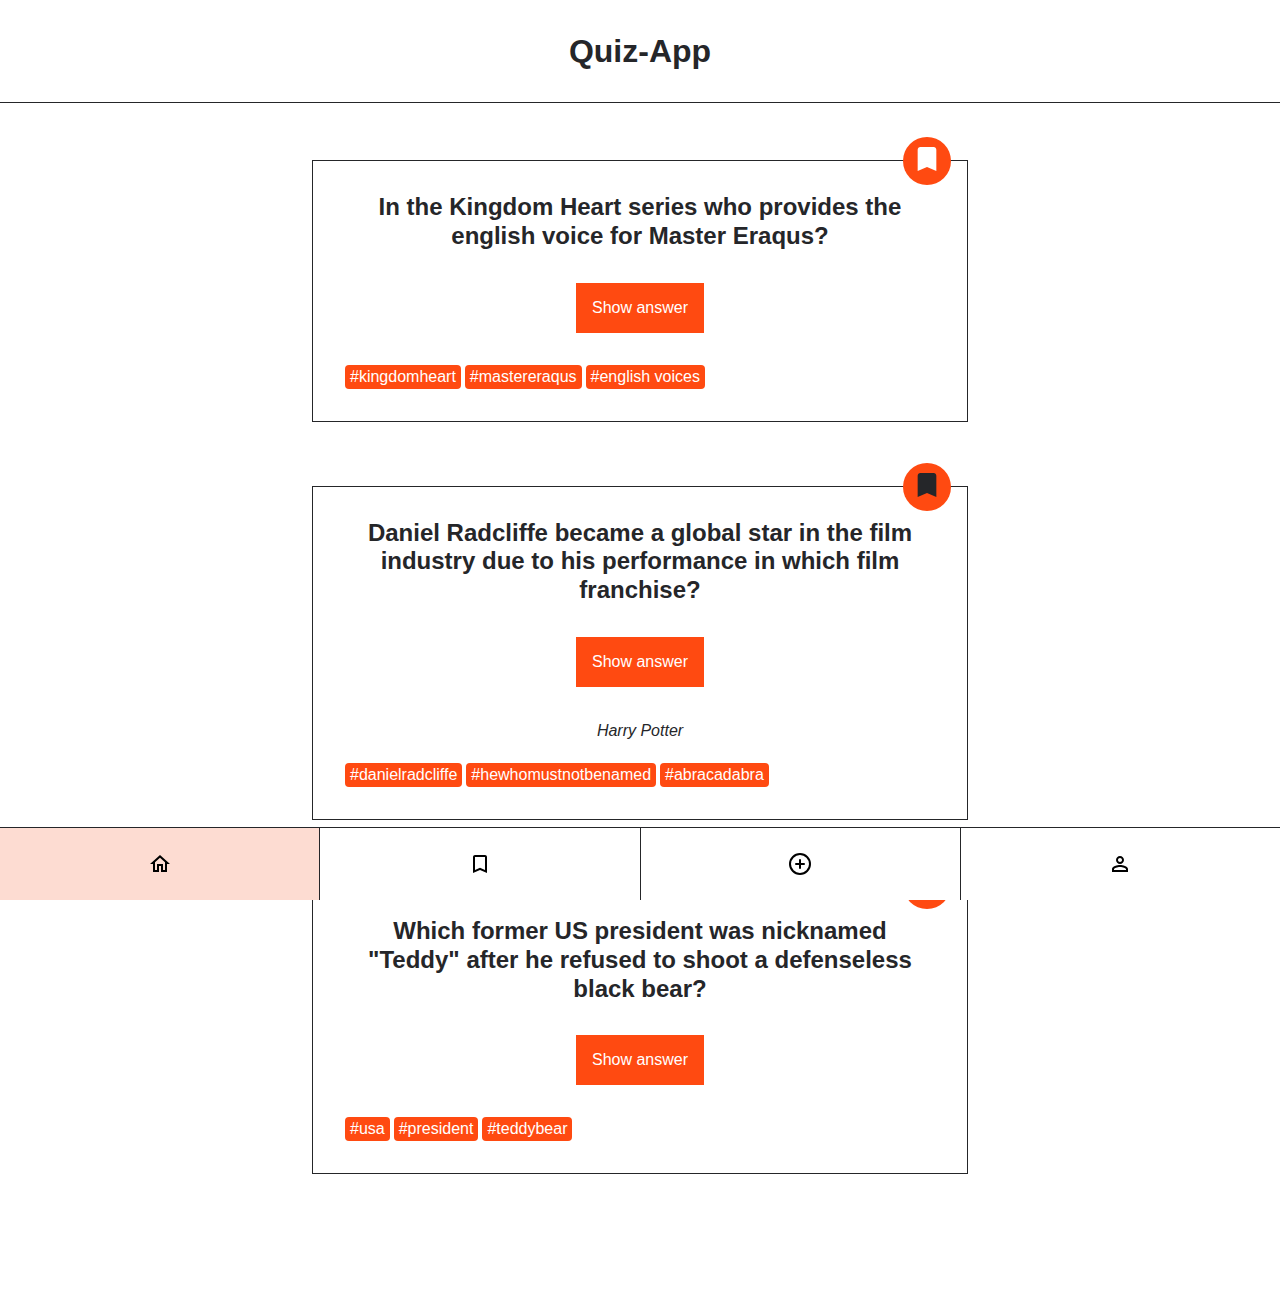
<file: index.html>
<!DOCTYPE html>
<html lang="en">
  <head>
    <meta charset="UTF-8" />
    <meta http-equiv="X-UA-Compatible" content="IE=edge" />
    <meta name="viewport" content="width=device-width, initial-scale=1.0" />
    <title>Quiz-App</title>
    <link rel="stylesheet" href="./styles.css" />
    <script src="./index.js" defer></script>
  </head>
  <body>
    <header class="header">
      <h1 class="header__title">Quiz-App</h1>
    </header>
    <main>
      <ul class="card-list">
        <!--
                FIRST CARD
              -->
        <li class="card-list__item">
          <article class="card">
            <h2 class="card__question">
              In the Kingdom Heart series who provides the english voice for
              Master Eraqus?
            </h2>
            <button
              class="card__button-answer"
              type="button"
              data-js="button-answer"
            >
              Show answer
            </button>
            <p class="card__answer" data-js="card-answer">Mark Hamill</p>
            <ul class="card__tag-list">
              <li class="card__tag-list-item">#kingdomheart</li>
              <li class="card__tag-list-item">#mastereraqus</li>
              <li class="card__tag-list-item">#english voices</li>
            </ul>
            <div class="card__button-bookmark">
              <button
                class="bookmark"
                aria-label="bookmark"
                type="button"
                data-js="button-bookmark"
              >
                <svg
                  class="bookmark__icon"
                  xmlns="http://www.w3.org/2000/svg"
                  viewbox="0 0 24 24"
                >
                  <path
                    d="M17 3H7c-1.1 0-2 .9-2 2v16l7-3 7 3V5c0-1.1-.9-2-2-2z"
                  />
                </svg>
              </button>
            </div>
          </article>
        </li>
        <!--
                SECOND CARD
              -->
        <li class="card-list__item">
          <article class="card">
            <h2 class="card__question">
              Daniel Radcliffe became a global star in the film industry due to
              his performance in which film franchise?
            </h2>
            <button
              class="card__button-answer"
              type="button"
              data-js="button-answer"
            >
              Show answer
            </button>
            <p class="card__answer card__answer--active" data-js="card-answer">
              Harry Potter
            </p>
            <ul class="card__tag-list">
              <li class="card__tag-list-item">#danielradcliffe</li>
              <li class="card__tag-list-item">#hewhomustnotbenamed</li>
              <li class="card__tag-list-item">#abracadabra</li>
            </ul>
            <div class="card__button-bookmark">
              <button
                class="bookmark bookmark--active"
                aria-label="bookmark"
                type="button"
                data-js="button-bookmark"
              >
                <svg
                  class="bookmark__icon"
                  xmlns="http://www.w3.org/2000/svg"
                  viewbox="0 0 24 24"
                >
                  <path
                    d="M17 3H7c-1.1 0-2 .9-2 2v16l7-3 7 3V5c0-1.1-.9-2-2-2z"
                  />
                </svg>
              </button>
            </div>
          </article>
        </li>
        <!--
                THIRD CARD
              -->
        <li class="card-list__item">
          <article class="card">
            <h2 class="card__question">
              Which former US president was nicknamed &quot;Teddy&quot; after he
              refused to shoot a defenseless black bear?
            </h2>
            <button
              class="card__button-answer"
              type="button"
              data-js="button-answer"
            >
              Show answer
            </button>
            <p class="card__answer">Theodore Roosevelt</p>
            <ul class="card__tag-list">
              <li class="card__tag-list-item">#usa</li>
              <li class="card__tag-list-item">#president</li>
              <li class="card__tag-list-item">#teddybear</li>
            </ul>
            <div class="card__button-bookmark">
              <button
                class="bookmark"
                aria-label="bookmark"
                type="button"
                data-js="button-bookmark"
              >
                <svg
                  class="bookmark__icon"
                  xmlns="http://www.w3.org/2000/svg"
                  viewbox="0 0 24 24"
                >
                  <path
                    d="M17 3H7c-1.1 0-2 .9-2 2v16l7-3 7 3V5c0-1.1-.9-2-2-2z"
                  />
                </svg>
              </button>
            </div>
          </article>
        </li>
      </ul>
    </main>
    <footer>
      <nav class="navigation">
        <ul class="navigation__list" data-js="navigation-list">
          <li class="navigation__list-item navigation__list-item--active">
            <a
              class="navigation__link"
              href="index.html"
              aria-label="go to home page"
            >
              <svg
                xmlns="http://www.w3.org/2000/svg"
                height="24px"
                viewbox="0 0 24 24"
                width="24px"
              >
                <path
                  d="M12 5.69l5 4.5V18h-2v-6H9v6H7v-7.81l5-4.5M12 3L2 12h3v8h6v-6h2v6h6v-8h3L12 3z"
                />
              </svg>
            </a>
          </li>
          <li class="navigation__list-item">
            <a
              class="navigation__link"
              href="bookmarks.html"
              aria-label="go to bookmarks page"
            >
              <svg
                xmlns="http://www.w3.org/2000/svg"
                height="24px"
                viewbox="0 0 24 24"
                width="24px"
              >
                <path
                  d="M17 3H7c-1.1 0-2 .9-2 2v16l7-3 7 3V5c0-1.1-.9-2-2-2zm0 15l-5-2.18L7 18V5h10v13z"
                />
              </svg>
            </a>
          </li>
          <li class="navigation__list-item">
            <a
              class="navigation__link"
              href="form.html"
              aria-label="go to form page"
            >
              <svg
                xmlns="http://www.w3.org/2000/svg"
                width="24"
                height="24"
                viewBox="0 0 24 24"
                fill="none"
                stroke="black"
                stroke-width="2"
                stroke-linecap="round"
                stroke-linejoin="round"
                class="lucide lucide-circle-plus"
              >
                <circle cx="12" cy="12" r="10" />
                <path d="M8 12h8" />
                <path d="M12 8v8" />
              </svg>
            </a>
          </li>
          <li class="navigation__list-item">
            <a
              class="navigation__link"
              href="profile.html"
              aria-label="go to profile page"
            >
              <svg
                xmlns="http://www.w3.org/2000/svg"
                height="24px"
                viewbox="0 0 24 24"
                width="24px"
              >
                <path
                  d="M12 6c1.1 0 2 .9 2 2s-.9 2-2 2-2-.9-2-2 .9-2 2-2m0 9c2.7 0 5.8 1.29 6 2v1H6v-.99c.2-.72 3.3-2.01 6-2.01m0-11C9.79 4 8 5.79 8 8s1.79 4 4 4 4-1.79 4-4-1.79-4-4-4zm0 9c-2.67 0-8 1.34-8 4v3h16v-3c0-2.66-5.33-4-8-4z"
                />
              </svg>
            </a>
          </li>
        </ul>
      </nav>
    </footer>
  </body>
</html>
</file>
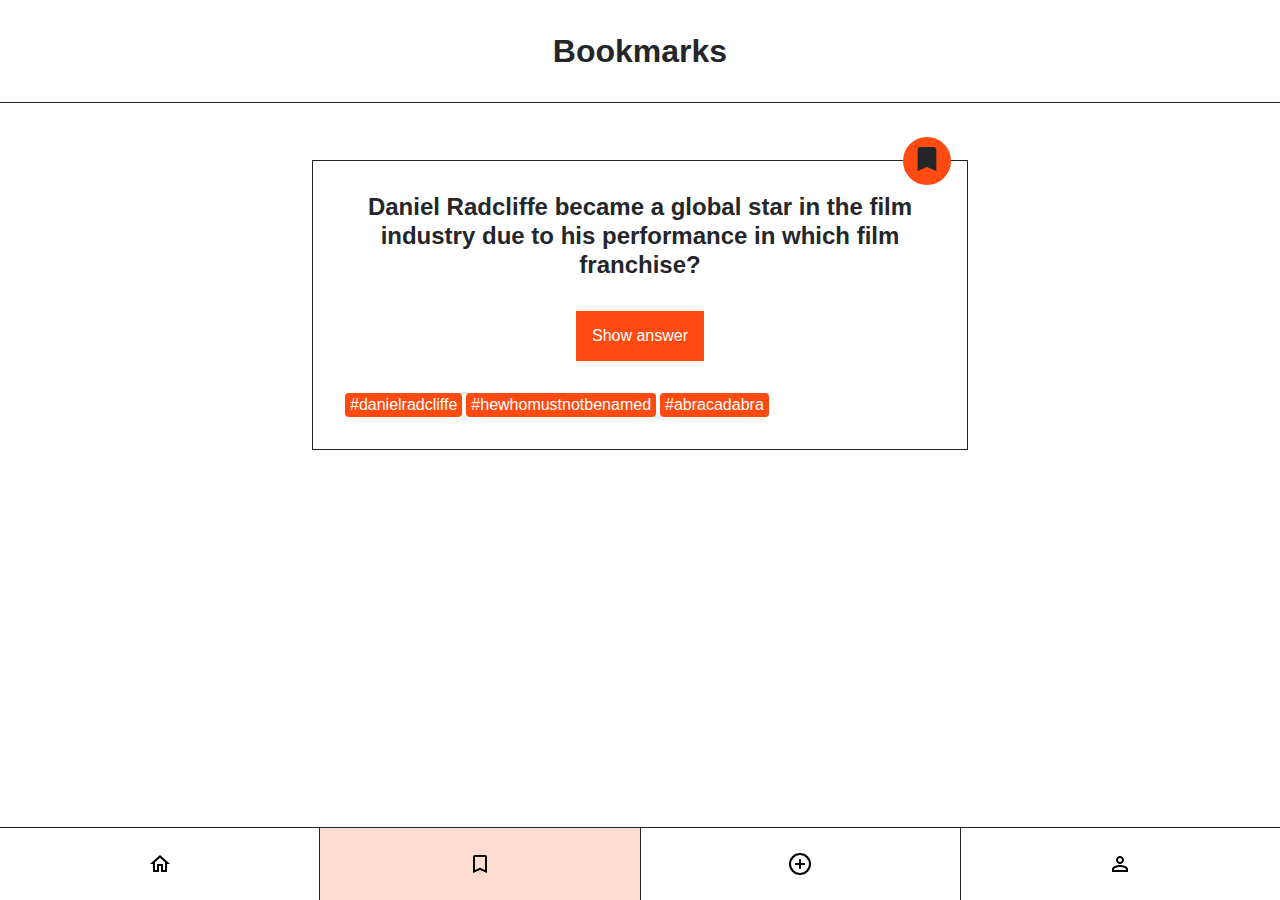
<file: bookmarks.html>
<!DOCTYPE html>
<html lang="en">
  <head>
    <meta charset="UTF-8" />
    <meta http-equiv="X-UA-Compatible" content="IE=edge" />
    <meta name="viewport" content="width=device-width, initial-scale=1.0" />
    <title>Quiz-App</title>
    <link rel="stylesheet" href="./styles.css" />
  </head>
  <body>
    <header class="header">
      <h1 class="header__title">Bookmarks</h1>
    </header>
    <main>
      <ul class="card-list">
        <li class="card-list__item">
          <article class="card">
            <h2 class="card__question">
              Daniel Radcliffe became a global star in the film industry due to
              his performance in which film franchise?
            </h2>
            <button class="card__button-answer" type="button">
              Show answer
            </button>
            <p class="card__answer">Harry Potter</p>
            <ul class="card__tag-list">
              <li class="card__tag-list-item">#danielradcliffe</li>
              <li class="card__tag-list-item">#hewhomustnotbenamed</li>
              <li class="card__tag-list-item">#abracadabra</li>
            </ul>
            <div class="card__button-bookmark">
              <button
                class="bookmark bookmark--active"
                aria-label="bookmark"
                type="button"
              >
                <svg
                  class="bookmark__icon"
                  xmlns="http://www.w3.org/2000/svg"
                  viewbox="0 0 24 24"
                >
                  <path
                    d="M17 3H7c-1.1 0-2 .9-2 2v16l7-3 7 3V5c0-1.1-.9-2-2-2z"
                  />
                </svg>
              </button>
            </div>
          </article>
        </li>
      </ul>
    </main>

    <nav class="navigation">
      <ul class="navigation__list" data-js="navigation-list">
        <li class="navigation__list-item">
          <a
            class="navigation__link"
            href="index.html"
            aria-label="go to home page"
          >
            <svg
              xmlns="http://www.w3.org/2000/svg"
              height="24px"
              viewbox="0 0 24 24"
              width="24px"
            >
              <path
                d="M12 5.69l5 4.5V18h-2v-6H9v6H7v-7.81l5-4.5M12 3L2 12h3v8h6v-6h2v6h6v-8h3L12 3z"
              />
            </svg>
          </a>
        </li>
        <li class="navigation__list-item navigation__list-item--active">
          <a
            class="navigation__link"
            href="bookmarks.html"
            aria-label="go to bookmarks page"
          >
            <svg
              xmlns="http://www.w3.org/2000/svg"
              height="24px"
              viewbox="0 0 24 24"
              width="24px"
            >
              <path
                d="M17 3H7c-1.1 0-2 .9-2 2v16l7-3 7 3V5c0-1.1-.9-2-2-2zm0 15l-5-2.18L7 18V5h10v13z"
              />
            </svg>
          </a>
        </li>
        <li class="navigation__list-item">
          <a
            class="navigation__link"
            href="form.html"
            aria-label="go to form page"
          >
            <svg
              xmlns="http://www.w3.org/2000/svg"
              width="24"
              height="24"
              viewBox="0 0 24 24"
              fill="none"
              stroke="black"
              stroke-width="2"
              stroke-linecap="round"
              stroke-linejoin="round"
              class="lucide lucide-circle-plus"
            >
              <circle cx="12" cy="12" r="10" />
              <path d="M8 12h8" />
              <path d="M12 8v8" />
            </svg>
          </a>
        </li>
        <li class="navigation__list-item">
          <a
            class="navigation__link"
            href="profile.html"
            aria-label="go to profile page"
          >
            <svg
              xmlns="http://www.w3.org/2000/svg"
              height="24px"
              viewbox="0 0 24 24"
              width="24px"
            >
              <path
                d="M12 6c1.1 0 2 .9 2 2s-.9 2-2 2-2-.9-2-2 .9-2 2-2m0 9c2.7 0 5.8 1.29 6 2v1H6v-.99c.2-.72 3.3-2.01 6-2.01m0-11C9.79 4 8 5.79 8 8s1.79 4 4 4 4-1.79 4-4-1.79-4-4-4zm0 9c-2.67 0-8 1.34-8 4v3h16v-3c0-2.66-5.33-4-8-4z"
              />
            </svg>
          </a>
        </li>
      </ul>
    </nav>
  </body>
</html>
</file>
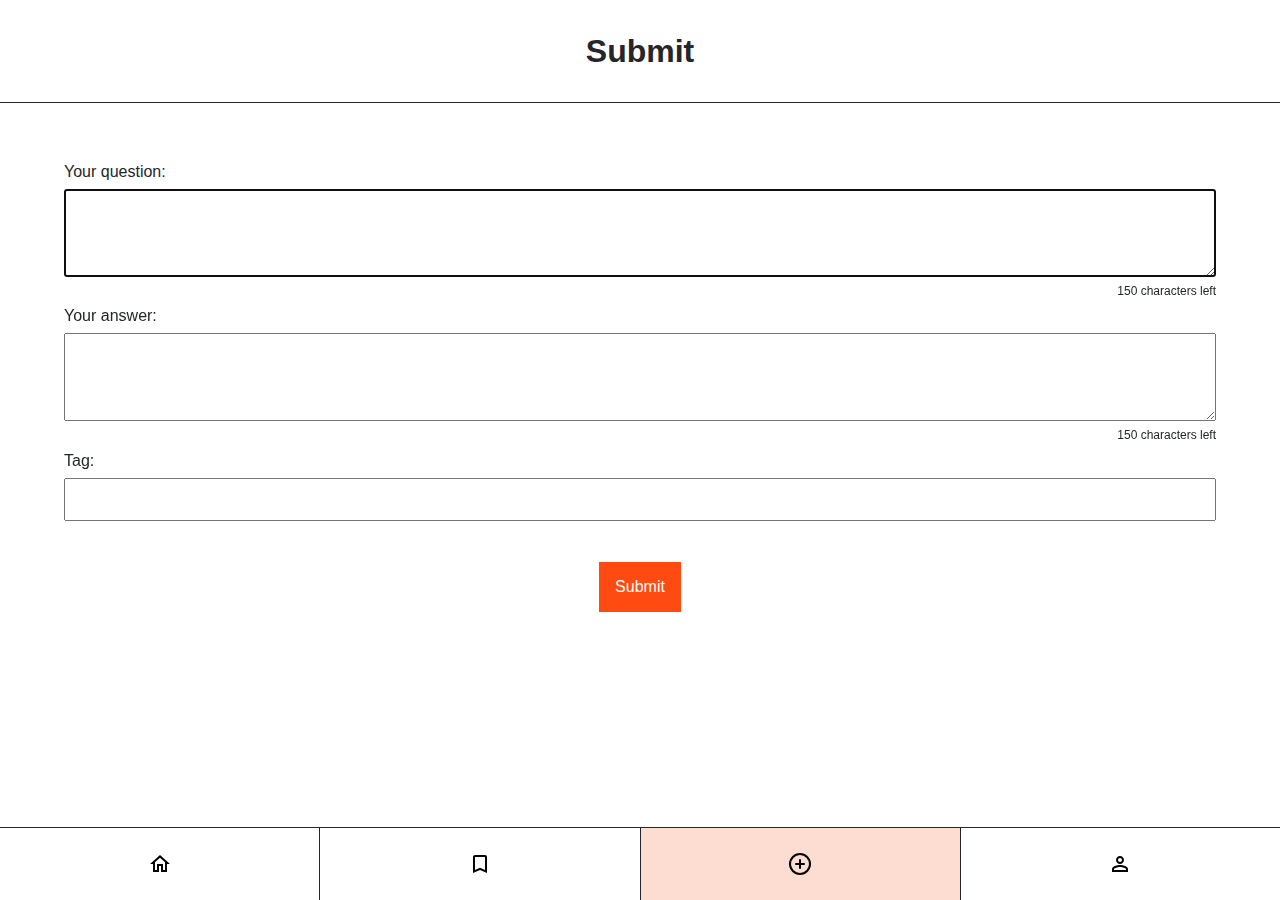
<file: form.html>
<!DOCTYPE html>
<html lang="en">
  <head>
    <meta charset="UTF-8" />
    <meta http-equiv="X-UA-Compatible" content="IE=edge" />
    <meta name="viewport" content="width=device-width, initial-scale=1.0" />
    <title>Quiz-App</title>
    <link rel="stylesheet" href="./styles.css" />
    <script src="./components/form/form.js" defer></script>
  </head>

  <body>
    <header class="header">
      <h1 class="header__title">Submit</h1>
    </header>

    <main>
      <form class="form" data-js="form">
        <label for="question">Your question:</label>
        <textarea
          name="question"
          id="question"
          data-js="question-area"
        ></textarea>

        <label for="answer">Your answer:</label>
        <textarea name="answer" id="answer" data-js="answer-area"></textarea>

        <label for="tag">Tag:</label>
        <input type="text" name="tag" id="tag" data-js="tag-input" />
        <br />

        <button type="submit" class="form__submit">Submit</button>
      </form>
    </main>

    <nav class="navigation">
      <ul class="navigation__list">
        <li class="navigation__list-item" data-js="nav-item">
          <a
            class="navigation__link"
            href="index.html"
            aria-label="go to home page"
          >
            <svg
              xmlns="http://www.w3.org/2000/svg"
              height="24px"
              viewbox="0 0 24 24"
              width="24px"
            >
              <path
                d="M12 5.69l5 4.5V18h-2v-6H9v6H7v-7.81l5-4.5M12 3L2 12h3v8h6v-6h2v6h6v-8h3L12 3z"
              />
            </svg>
          </a>
        </li>
        <li class="navigation__list-item" data-js="nav-item">
          <a
            class="navigation__link"
            href="bookmarks.html"
            aria-label="go to bookmarks page"
          >
            <svg
              xmlns="http://www.w3.org/2000/svg"
              height="24px"
              viewbox="0 0 24 24"
              width="24px"
            >
              <path
                d="M17 3H7c-1.1 0-2 .9-2 2v16l7-3 7 3V5c0-1.1-.9-2-2-2zm0 15l-5-2.18L7 18V5h10v13z"
              />
            </svg>
          </a>
        </li>
        <li
          class="navigation__list-item navigation__list-item--active"
          data-js="nav-item"
        >
          <a
            class="navigation__link"
            href="form.html"
            aria-label="go to form page"
          >
            <svg
              xmlns="http://www.w3.org/2000/svg"
              width="24"
              height="24"
              viewBox="0 0 24 24"
              fill="none"
              stroke="black"
              stroke-width="2"
              stroke-linecap="round"
              stroke-linejoin="round"
              class="lucide lucide-circle-plus"
            >
              <circle cx="12" cy="12" r="10" />
              <path d="M8 12h8" />
              <path d="M12 8v8" />
            </svg>
          </a>
        </li>
        <li class="navigation__list-item" data-js="nav-item">
          <a
            class="navigation__link"
            href="profile.html"
            aria-label="go to profile page"
          >
            <svg
              xmlns="http://www.w3.org/2000/svg"
              height="24px"
              viewbox="0 0 24 24"
              width="24px"
            >
              <path
                d="M12 6c1.1 0 2 .9 2 2s-.9 2-2 2-2-.9-2-2 .9-2 2-2m0 9c2.7 0 5.8 1.29 6 2v1H6v-.99c.2-.72 3.3-2.01 6-2.01m0-11C9.79 4 8 5.79 8 8s1.79 4 4 4 4-1.79 4-4-1.79-4-4-4zm0 9c-2.67 0-8 1.34-8 4v3h16v-3c0-2.66-5.33-4-8-4z"
              />
            </svg>
          </a>
        </li>
      </ul>
    </nav>
  </body>
</html>
</file>
<file: styles.css>
@import "./global.css";

@import "./components/bookmark/bookmark.css";
@import "./components/card-list/card-list.css";
@import "./components/card/card.css";
@import "./components/header/header.css";
@import "./components/navigation/navigation.css";
@import "./components/profile/profile.css";
@import "./components/counter-list/counter-list.css";
@import "./components/form/form.css";
</file>
